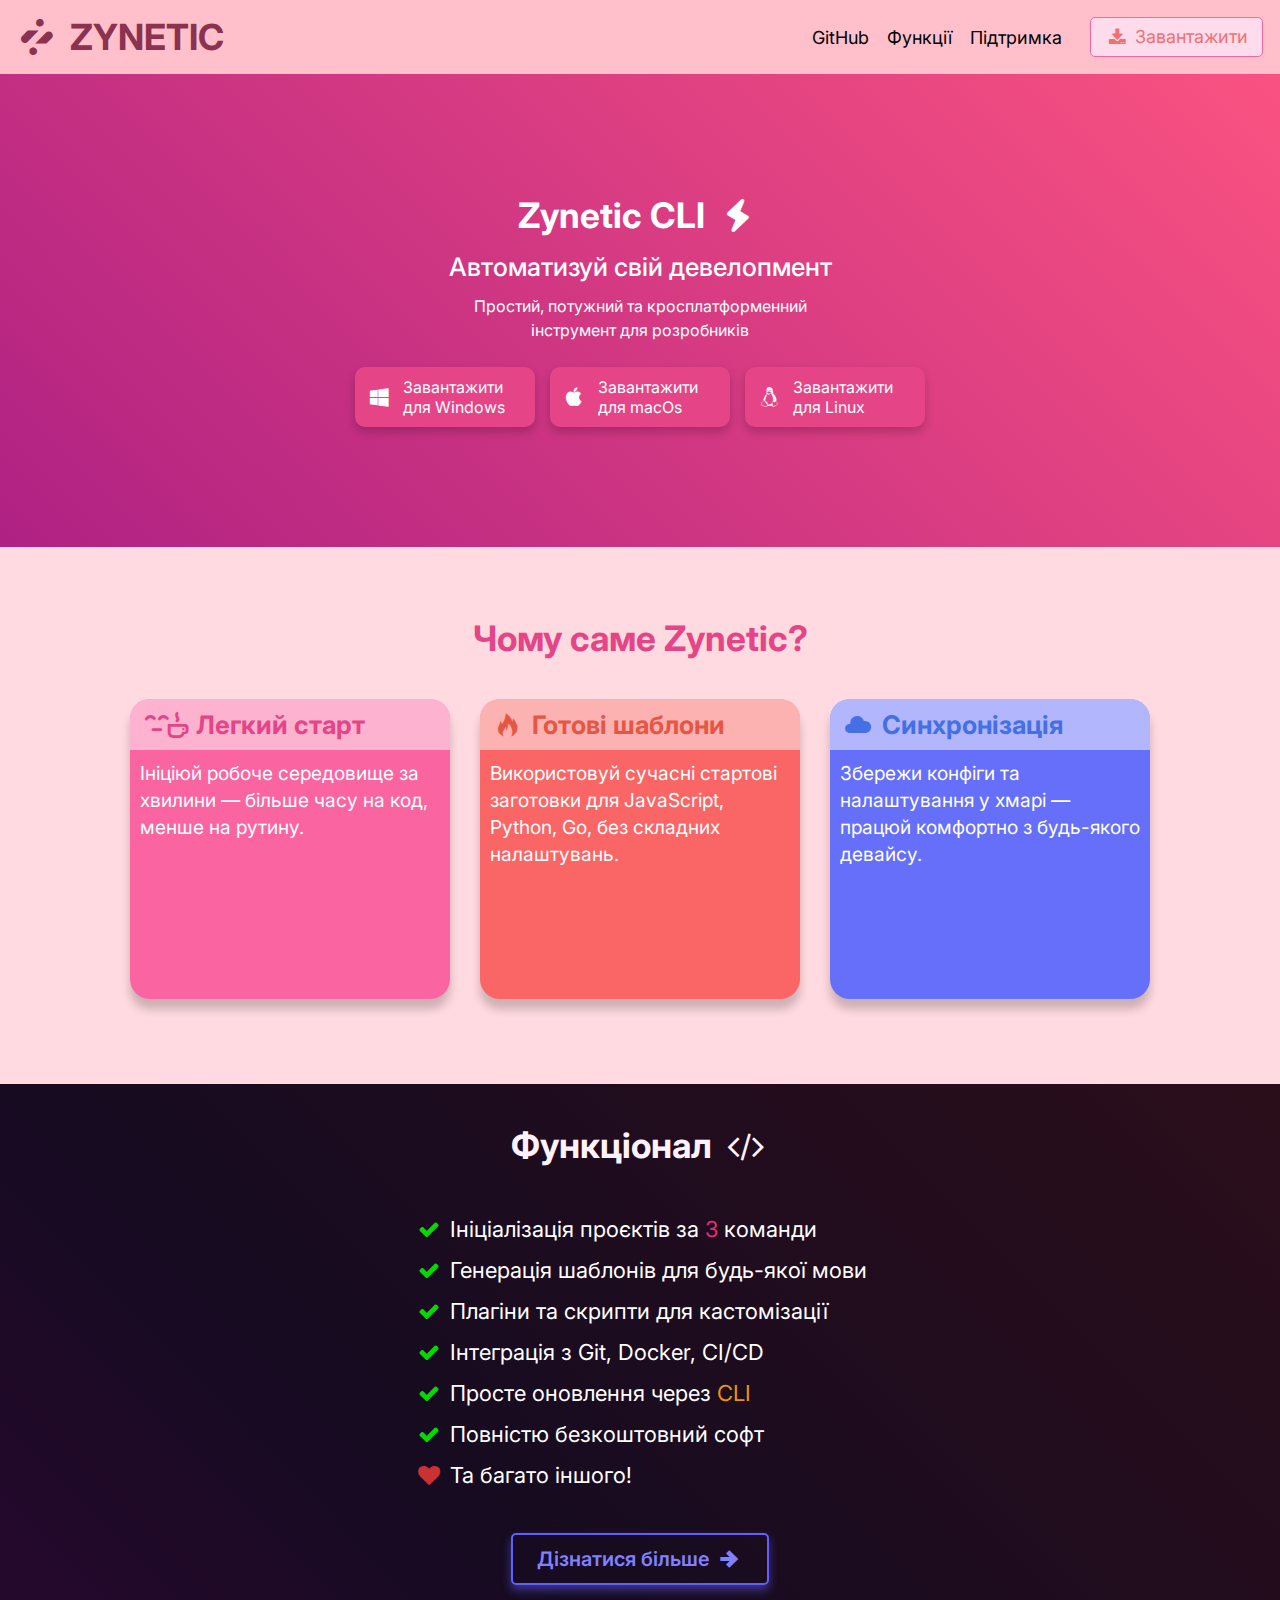
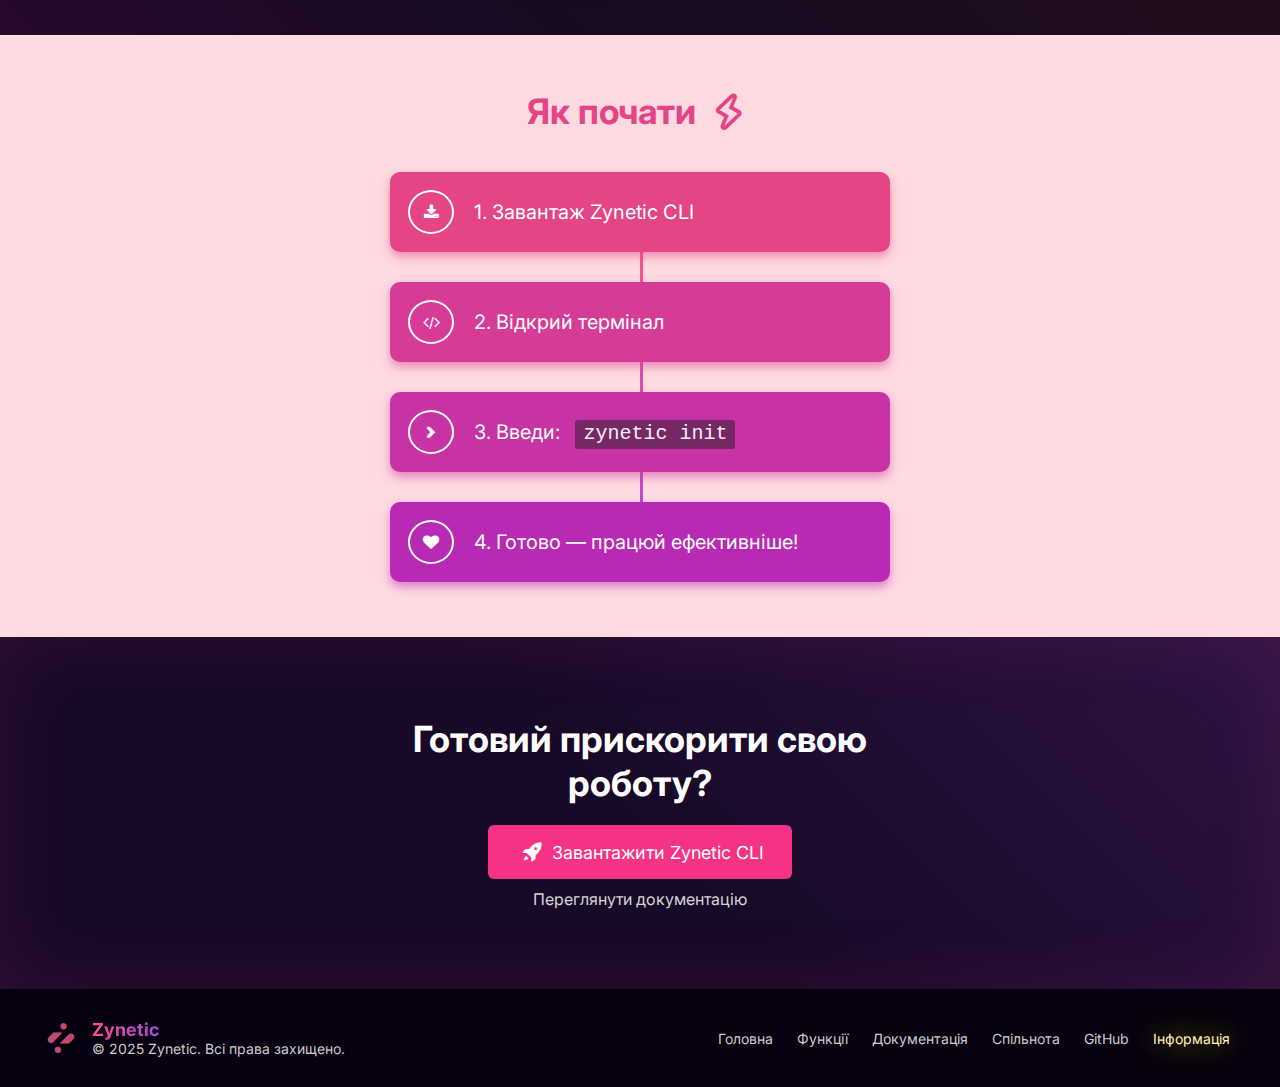
<file: index.html>
<!DOCTYPE html>
<html lang="en">
<head>
  <meta charset="UTF-8">
  <meta name="viewport" content="width=device-width, initial-scale=1.0">
  <link rel="shortcut icon" href="favicon.svg" type="image/x-icon">
  <link rel="preconnect" href="https://fonts.googleapis.com">
  <link rel="preconnect" href="https://fonts.gstatic.com" crossorigin>
  <link href="https://fonts.googleapis.com/css2?family=Inter:ital,opsz,wght@0,14..32,100..900;1,14..32,100..900&display=swap" rel="stylesheet">
  <link rel="stylesheet" href="style.css">
  <link rel="stylesheet" href="fontello.css">
  <title>Zynetic</title>
</head>
<body>
  <header>
    <h1><i class="icon-zynetic"></i> Zynetic</h1>
    <input type="checkbox" id="menu-toggle" />
    <label for="menu-toggle" class="menu-icon"><i class="icon-menu"></i></label>
    <div class="links">
      <a href="#">GitHub</a>
      <a href="#">Функції</a>
      <a href="#">Підтримка</a>
      <a href="#" class="download"><i class="icon-download"></i> Завантажити</a>
    </div>
  </header>
  <main>
    <div class="hero-content">
      <h2>Zynetic CLI <i class="icon-flash"></i></h2>
      <h3>Автоматизуй свій девелопмент</h3>
      <p>Простий, потужний та кросплатформенний інструмент для розробників</p>
    </div>
    <div class="downlinks">
      <a href="#"><i class="icon-windows"></i>Завантажити для Windows</a>
      <a href="#"><i class="icon-apple"></i>Завантажити для macOs</a>
      <a href="#"><i class="icon-linux"></i>Завантажити для Linux</a>
    </div>
  </main>

  <div class="advantages">
    <h2>Чому саме Zynetic?</h2>
    <div class="cards">
      <div class="card" data-card="pink">
        <h3><i class="icon-emo-coffee"></i> Легкий старт</h3>
        <p>Ініціюй робоче середовище за хвилини — більше часу на код, менше на рутину.</p>
      </div>
      <div class="card" data-card="red">
        <h3><i class="icon-fire"></i> Готові шаблони</h3>
        <p>Використовуй сучасні стартові заготовки для JavaScript, Python, Go, без складних налаштувань.</p>
      </div>
      <div class="card" data-card="blue">
        <h3><i class="icon-cloud"></i> Синхронізація</h3>
        <p>Збережи конфіги та налаштування у хмарі — працюй комфортно з будь-якого девайсу.</p>
      </div>
    </div>
  </div>

  <div class="functions">
    <h2>Функціонал <i class="icon-code"></i></h2>
    <div class="functions-list">
      <p><i class="icon-ok"></i> Ініціалізація проєктів за <span class="r">3</span> команди</p>
      <p><i class="icon-ok"></i> Генерація шаблонів для будь-якої мови</p>
      <p><i class="icon-ok"></i> Плагіни та скрипти для кастомізації</p>
      <p><i class="icon-ok"></i> Інтеграція з Git, Docker, CI/CD</p>
      <p><i class="icon-ok"></i> Просте оновлення через <span class="y">CLI</span></p>
      <p><i class="icon-ok"></i> Повністю безкоштовний софт</p>
      <p><i class="icon-heart"></i> Та багато іншого!</p>
    </div>
    <a href="#" class="learn-more">Дізнатися більше <i class="icon-right"></i></a>
  </div>

  <div class="howtostart">
    <h2>Як почати <i class="icon-flash-outline"></i></h2>
    <div class="instructions">
      <div class="instruct"><i class="icon-download"></i><p>1. Завантаж Zynetic CLI</p></div>
      <div class="instruct"><i class="icon-code"></i><p>2. Відкрий термінал</p></div>
      <div class="instruct"><i class="icon-right-open"></i><p>3. Введи: <span class="code">zynetic init</span></p></div>
      <div class="instruct"><i class="icon-heart"></i><p>4. ️Готово — працюй ефективніше!  </p></div>
    </div>
  </div>

  <div class="calltoaction">
    <h2>Готовий прискорити свою роботу?</h2>
    <a href="#" class="calltoaction-btn"><i class="icon-rocket"></i> Завантажити Zynetic CLI</a>
    <a href="#" class="docs-btn">Переглянути документацію</a>
  </div>


  <footer class="site-footer">
    <div class="footer-content">
      <div class="footer-left">
        <div class="footer-logo"><i class="icon-zynetic"></i></div>
        <div class="footer-left-content">
          <span class="logo-name">Zynetic</span>
          <p>© 2025 Zynetic. Всі права захищено.</p>
        </div>
      </div>

      <div class="footer-links">
        <a href="#">Головна</a>
        <a href="#">Функції</a>
        <a href="#">Документація</a>
        <a href="#">Спільнота</a>
        <a href="#">GitHub</a>
        <a href="./about.html">Інформація</a>
      </div>
    </div>
  </footer>
</body>
</html>
</file>
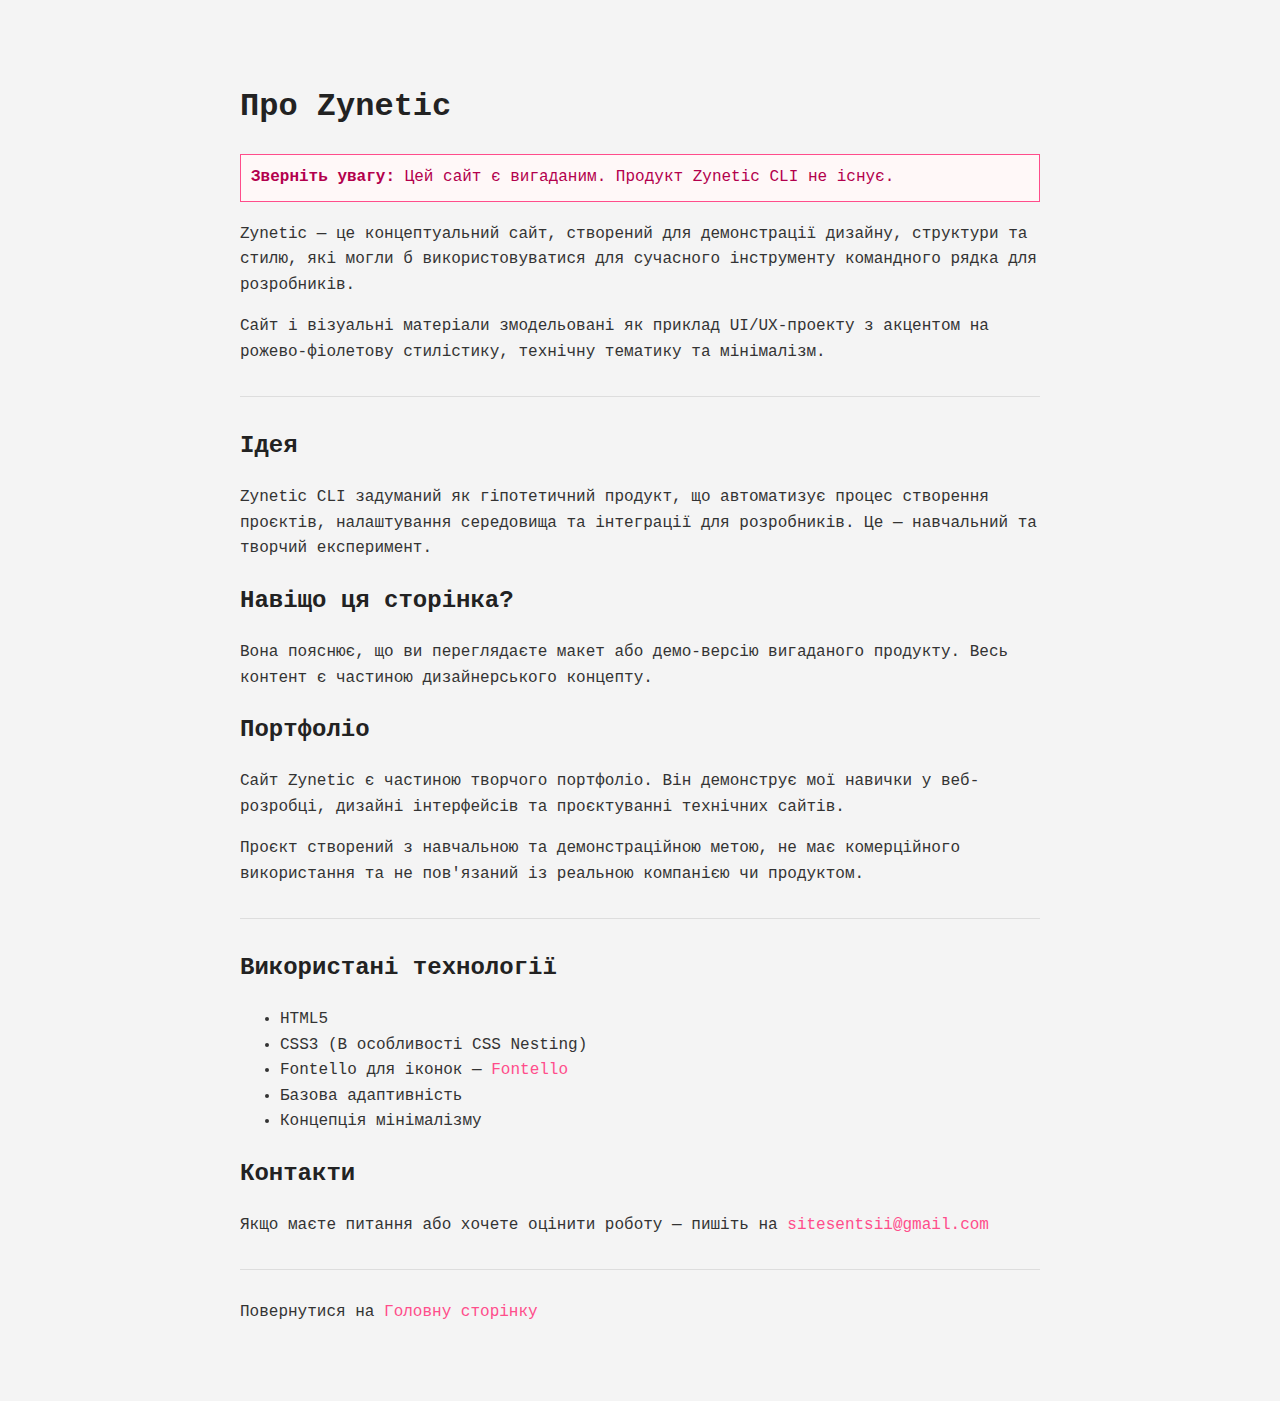
<file: about.html>
<!DOCTYPE html>
<html lang="uk">
<head>
  <meta charset="UTF-8">
  <meta name="viewport" content="width=device-width, initial-scale=1.0">
  <link rel="shortcut icon" href="favicon.svg" type="image/x-icon">
  <title>Про Zynetic</title>
  <style>
    body {
      font-family: 'Courier New', monospace;
      background: #f4f4f4;
      color: #333;
      max-width: 800px;
      margin: 40px auto;
      padding: 20px;
      line-height: 1.6;
    }

    h1, h2 {
      color: #222;
    }

    .notice {
      background: #fff8f8;
      border: 1px solid #ff4d8b;
      padding: 10px;
      margin: 20px 0;
      color: #b3004d;
    }

    a {
      color: #ff4d8b;
      text-decoration: none;
    }

    a:hover {
      text-decoration: underline;
    }

    hr {
      border: none;
      border-top: 1px solid #ddd;
      margin: 30px 0;
    }
  </style>
</head>
<body>
  <h1>Про Zynetic</h1>
  <div class="notice">
    <strong>Зверніть увагу:</strong> Цей сайт є вигаданим. Продукт Zynetic CLI не існує.  
  </div>
  <p>
    Zynetic — це концептуальний сайт, створений для демонстрації дизайну, структури та стилю, які могли б використовуватися для сучасного інструменту командного рядка для розробників.
  </p>

  <p>
    Сайт і візуальні матеріали змодельовані як приклад UI/UX-проекту з акцентом на рожево-фіолетову стилістику, технічну тематику та мінімалізм.
  </p>
  <hr>

  <h2>Ідея</h2>
  <p>
    Zynetic CLI задуманий як гіпотетичний продукт, що автоматизує процес створення проєктів, налаштування середовища та інтеграції для розробників. Це — навчальний та творчий експеримент.
  </p>

  <h2>Навіщо ця сторінка?</h2>
  <p>
    Вона пояснює, що ви переглядаєте макет або демо-версію вигаданого продукту. Весь контент є частиною дизайнерського концепту.
  </p>

  <h2>Портфоліо</h2>
  <p>
    Сайт Zynetic є частиною творчого портфоліо. Він демонструє мої навички у веб-розробці, дизайні інтерфейсів та проєктуванні технічних сайтів.
  </p>

  <p>
    Проєкт створений з навчальною та демонстраційною метою, не має комерційного використання та не пов'язаний із реальною компанією чи продуктом.
  </p>
  <hr>
  
  <h2>Використані технології</h2>
  <ul>
    <li>HTML5</li>
    <li>CSS3 (В особливості CSS Nesting)</li>
    <li>Fontello для іконок — <a href="https://fontello.com/">Fontello</a></li>
    <li>Базова адаптивність</li>
    <li>Концепція мінімалізму</li>
  </ul>
  <h2>Контакти</h2>
  <p>
    Якщо маєте питання або хочете оцінити роботу — пишіть на <a href="mailto:sitesentsii@gmail.com">sitesentsii@gmail.com</a>
  </p>
  <hr>

  <p>
    Повернутися на <a href="index.html">Головну сторінку</a>
  </p>
</body>
</html>
</file>
<file: style.css>
*{
  margin: 0;
  padding: 0;
  box-sizing: border-box;
}

body{
  font-family: "Inter", sans-serif;
  background-color: hsla(350, 100%, 82%, 0.4);
  color: white;
}

.r{color: #df3079;}
.y{color: #e9950c;}
.code{
  margin-left: 10px;
  border-radius: 3px;
  padding: 2px 8px 4px;
  background-color: #1e1e1e79;
  color: #f0f0f0;
  font-family: monospace;
}


#menu-toggle {
  display: none;
}
header{
  z-index: 998;
  top: 0;
  position: sticky;
  font-size: 18px;
  align-items: center;
  display: flex;
  padding: 12px;
  background-color: pink;
  & h1{
    text-transform: uppercase;
    color: #8b3250;
  }
  .menu-icon {
    color: #df3079;
    display: none;
    font-size: 24px;
    margin-left: auto;
    cursor: pointer;
  }
  .links{
    display: flex;
    align-items: center;
    gap: 18px;
    margin-left: auto;
    padding: 5px;

    .download{
      margin-left: 10px;
      background: #ffdceb;
      color: #f17171;
      border: 1px solid #fa65a1;
      border-radius: 5px;
      padding: 8px 14px;
      text-decoration: none;
      transition: all 0.2s ease-in-out;
      &:hover{
        background-color: #fa65a1;
        color: #fff9fc;
      }
      & i{
        vertical-align: -1px;
      }
    }
  }
  & a{
    color: black;
    text-decoration: none;
    transition: all 0.1s ease-in;
    &:hover{
      color: rgb(146, 76, 88);
      text-decoration: underline 2px;
    }
  }
}

main{
  padding: 120px 45px;
  background: linear-gradient(45deg, rgba(175,33,131,1) 0%,rgba(250,82,129,1) 100%);
  display: flex;
  align-items: center;
  justify-content: center;
  flex-direction: column;
  .hero-content{
    text-align: center;

    & h2{
      font-size: 2.2em;
      margin-bottom: 15px;
    }
    & h3{
      font-size: 1.6em;
      font-weight: 500;
      margin-bottom: 12px;
    }
    & p{
      line-height: 1.5em;
      max-width: 400px;
    }
  }

  .downlinks{
    margin-top: 25px;
    display: flex;
    gap: 15px;
    & a{
      display: flex;
      text-decoration: none;
      color: white;
      border-radius: 10px;
      padding: 10px;
      background-color:#e54487;
      box-shadow: hsla(0, 0%, 0%, 0.2) 0px 5px 10px;
      max-width: 180px;
      transition: all 0.2s ease-in;

      &:hover{
        transform: translateY(-3px);
        box-shadow: hsla(0, 0%, 0%, 0.2) 0px 10px 15px;
      }

      & i{
        display: block;
        font-size: 20px;
        align-self: center;
        margin-right: 10px;
      }
    }
  }
}


.advantages{
  margin-top: 70px;
  display: flex;
  justify-content: center;
  align-items: center;
  flex-direction:column;
  & h2{
    margin-bottom: 40px;
    font-size: 2.2em;
    color:#e54487;
  }
  .cards{
    margin: auto 20px;
    gap: 30px;
    display: flex;
    align-items: center;
    justify-content: center;
    flex-wrap: wrap;
  }
  .card{
    box-shadow: hsl(0, 0%, 0%, 0.2) 0px 10px 10px;
    border-radius: 20px;
    display: flex;
    justify-content: start;
    flex-direction: column;
    max-width: 320px;
    min-height: 300px;

    & h3{
      background-color: hsla(0, 0%, 100%, 0.5);
      padding: 10px;
      border-top-left-radius: 20px;
      border-top-right-radius: 20px;
      font-size: 1.6em;
    }

    & p{
      font-size: 1.2em;
      color: hsla(0, 0%, 100%);
      line-height: 1.4em;
      padding: 10px;
    }

    &[data-card="pink"]{
      background-color: #fa65a1;
      & h3{
        color: #e54487; 
        & i{margin-right: 14px;}}
    }
    &[data-card="red"]{
      background-color: #fa6565;
      & h3{color: #e55744;}
    }
    &[data-card="blue"]{
      background-color: #656ffa;
      & h3{color: #446fe5;}
    }
  }
}


.functions{
  margin-top: 85px;
  padding: 40px 25px 50px;
  background: linear-gradient(45deg,  rgba(38,8,45,1) 0%,rgba(22,11,33,1) 32%,rgba(43,14,26,1) 100%);
  display: flex;
  align-items: center;
  justify-content: center;
  flex-direction: column;

  & h2{
    margin-bottom: 50px;
    font-size: 2.2em;
    color:#fff2fd;
  }

  .functions-list{
    & p{
      margin-bottom: 15px;
      font-size: 22px;
      & i{
        color: rgb(2, 218, 2);
      }
      .icon-heart{
        color: rgb(204, 49, 49);
      }
    }
  }

  .learn-more{
    margin-top: 30px;
    background-color: transparent;
    font-size: 20px;
    font-weight: 600;
    color: #8181ff;
    text-decoration: none;
    border-radius: 5px;
    padding: 12px 24px;
    border: 2px solid #6060ff;
    box-shadow: hsl(240, 100%, 69%, 0.5) 0px 5px 10px;
    transition: all 0.2s ease-in;

    &:hover{
      background-color: #6060ff;
      color: black;
    }
  }
}



.howtostart{
  margin: 55px 0;
  display: flex;
  align-items: center;
  justify-content: center;
  flex-direction: column;
  & h2{
    margin-bottom: 40px;
    font-size: 2.2em;
    color:#e54487;
  }

  .instructions{
    padding: 0 10px;
    position: relative;
    gap: 30px;
    width: 100%;
    display: flex;
    flex-direction: column;
    justify-content: center;
    align-items: center;

    &::before {
      content: "";
      position: absolute;
      top: 80px;
      left: 50%; 
      width: 3px;
      height: calc(100% - 100px);
      background: linear-gradient(to bottom, #ff4d8b, #a64ddc);
      z-index: -1;
    }

    .instruct{
      display: flex;
      align-items: center;
      border-radius: 10px;
      border: 3px solid;
      width: 100%;
      max-width: 500px;
      padding: 15px;

      & i{
        margin-right: 20px;
        padding: 10px;
        border: 2px solid white;
        border-radius: 60%;
      }

      & p{
        font-size: 20px;
      }

      &:nth-child(1){
        border-color: #e54487;
        box-shadow: 0 5px 10px rgba(229, 68, 135, 0.5);
        background-color: #e54487;
      }
      &:nth-child(2){
        border-color: #d63b96;
        box-shadow: 0 5px 10px rgba(214, 59, 150, 0.5);
        background-color: #d63b96;
      }
      &:nth-child(3){
        border-color: #c732a5;
        box-shadow: 0 5px 10px rgba(199, 50, 165, 0.5);
        background-color: #c732a5;
      }
      &:nth-child(4){
        border-color: #b829b4;
        box-shadow: 0 5px 10px rgba(184, 41, 180, 0.5);
        background-color: #b829b4;
      }
    }
  }
}

.calltoaction{
  display: flex;
  align-items: center;
  justify-content: center;
  flex-direction: column;
  background: linear-gradient(45deg,  rgba(24,9,40,1) 0%,rgba(24,9,40,1) 50%,rgba(45,19,67,1) 100%);
  color: #fff;
  padding: 80px 20px;
  box-shadow: inset 0 0 80px rgba(255, 77, 139, 0.1);

  & h2{
    text-align: center;
    font-size: 36px;
    max-width: 500px;
  }

  .docs-btn{
    margin-top: 10px;
    color: #d6d5d6;
    text-decoration: none;

    &:hover{
      color: #af91e0;
    }
  }

  .calltoaction-btn{
    margin-top: 20px;
    border-radius: 6px;
    padding: 14px 28px;
    font-size: 18px;
    text-decoration: none;
    color: white;
    background-color: #f53284;
    transition: all 0.2s ease-in-out;

    &:hover{
      scale: 1.05;
      background-color: #f119c3;
      box-shadow: #c732a450 0px 10px 20px;
    }

    & i{
      font-size: 1.2em;
      vertical-align: -1px;
    }
  }
}



.site-footer {
  background: #070011;
  color: #ccc;
  padding: 30px 20px;
  font-size: 14px;

  .footer-content {
    max-width: 1200px;
    margin: 0 auto;
    display: flex;
    flex-wrap: wrap;
    justify-content: space-between;
    align-items: center;
    gap: 20px;
    .footer-left{
      display: flex;
      .logo-name {
        font-weight: bold;
        font-size: 18px;
        background: linear-gradient(90deg, #ff4d8b, #a64ddc);
        background-clip: text;
        -webkit-background-clip: text;
        color: transparent;
      }
      .footer-logo{
        align-self: center;
        margin-right: 10px;
        font-size: 30px;
        color: #bd4b71;
      }
    }
    .footer-links a {
      margin: 0 10px;
      color: #ccc;
      text-decoration: none;
      transition: color 0.2s ease;

      &:last-child{
        color: #fff4b8;
        text-shadow: gold 0px 0px 30px;

        &:hover{
          text-shadow: #ff4d8b 0px 0px 30px;
        }
      }

      &:hover {
        color: #ff4d8b;
      }

    }
  }
}



@media (max-width: 768px) {
  #menu-toggle:checked ~ .links {
    display: flex;
  }
  header {
    flex-wrap: wrap;
    .menu-icon {
      display: block;
    }
    .links {
      top: 60px;
      right: 10px;
      position:absolute;
      background-color: #ffe1ee;
      padding: 20px;
      border-radius: 10px;

      flex-direction: column;
      align-items: flex-start;
      gap: 20px;
      margin-top: 10px;
      display: none;
      z-index: 999;

      .download{
        margin-left: 0;
      }
    }
  }
  .advantages{
    & h2{
      font-size: 2.2em;
    }
    .cards{
      width: 100%;
      flex-direction: column;
      .card{
        font-size: 20px;
        min-width: 80%;
        & h3{
          padding: 10px;
          font-size: 1.4em;
        }
      }
    }
  }
}
@media (max-width: 600px) {
  main{
    .downlinks{
      flex-direction: column;

      & a{
        font-size: 18px;
        padding: 16px;
        max-width: 320px;
      }
    }
  }
}
</file>
<file: fontello.css>
@font-face {
  font-family: 'fontello';
  src: url('../font/fontello.eot?14051475');
  src: url('../font/fontello.eot?14051475#iefix') format('embedded-opentype'),
       url('../font/fontello.woff2?14051475') format('woff2'),
       url('../font/fontello.woff?14051475') format('woff'),
       url('../font/fontello.ttf?14051475') format('truetype'),
       url('../font/fontello.svg?14051475#fontello') format('svg');
  font-weight: normal;
  font-style: normal;
}
/* Chrome hack: SVG is rendered more smooth in Windozze. 100% magic, uncomment if you need it. */
/* Note, that will break hinting! In other OS-es font will be not as sharp as it could be */
/*
@media screen and (-webkit-min-device-pixel-ratio:0) {
  @font-face {
    font-family: 'fontello';
    src: url('../font/fontello.svg?14051475#fontello') format('svg');
  }
}
*/
[class^="icon-"]:before, [class*=" icon-"]:before {
  font-family: "fontello";
  font-style: normal;
  font-weight: normal;
  speak: never;

  display: inline-block;
  text-decoration: inherit;
  width: 1em;
  margin-right: .2em;
  text-align: center;
  /* opacity: .8; */

  /* For safety - reset parent styles, that can break glyph codes*/
  font-variant: normal;
  text-transform: none;

  /* fix buttons height, for twitter bootstrap */
  line-height: 1em;

  /* Animation center compensation - margins should be symmetric */
  /* remove if not needed */
  margin-left: .2em;

  /* you can be more comfortable with increased icons size */
  /* font-size: 120%; */

  /* Font smoothing. That was taken from TWBS */
  -webkit-font-smoothing: antialiased;
  -moz-osx-font-smoothing: grayscale;

  /* Uncomment for 3D effect */
  /* text-shadow: 1px 1px 1px rgba(127, 127, 127, 0.3); */
}

.icon-download:before { content: '\e800'; } /* '' */
.icon-ok:before { content: '\e801'; } /* '' */
.icon-zynetic:before { content: '\e802'; } /* '' */
.icon-cancel:before { content: '\e803'; } /* '' */
.icon-flash-outline:before { content: '\e804'; } /* '' */
.icon-emo-devil:before { content: '\e805'; } /* '' */
.icon-flash:before { content: '\e806'; } /* '' */
.icon-right-open:before { content: '\e807'; } /* '' */
.icon-emo-coffee:before { content: '\e808'; } /* '' */
.icon-right:before { content: '\e809'; } /* '' */
.icon-squares:before { content: '\e80a'; } /* '' */
.icon-star:before { content: '\e80b'; } /* '' */
.icon-heart:before { content: '\e80c'; } /* '' */
.icon-fire:before { content: '\e80d'; } /* '' */
.icon-cloud:before { content: '\e80e'; } /* '' */
.icon-rocket:before { content: '\e80f'; } /* '' */
.icon-menu:before { content: '\f0c9'; } /* '' */
.icon-code:before { content: '\f121'; } /* '' */
.icon-apple:before { content: '\f179'; } /* '' */
.icon-windows:before { content: '\f17a'; } /* '' */
.icon-linux:before { content: '\f17c'; } /* '' */
.icon-git:before { content: '\f1d3'; } /* '' */
</file>
